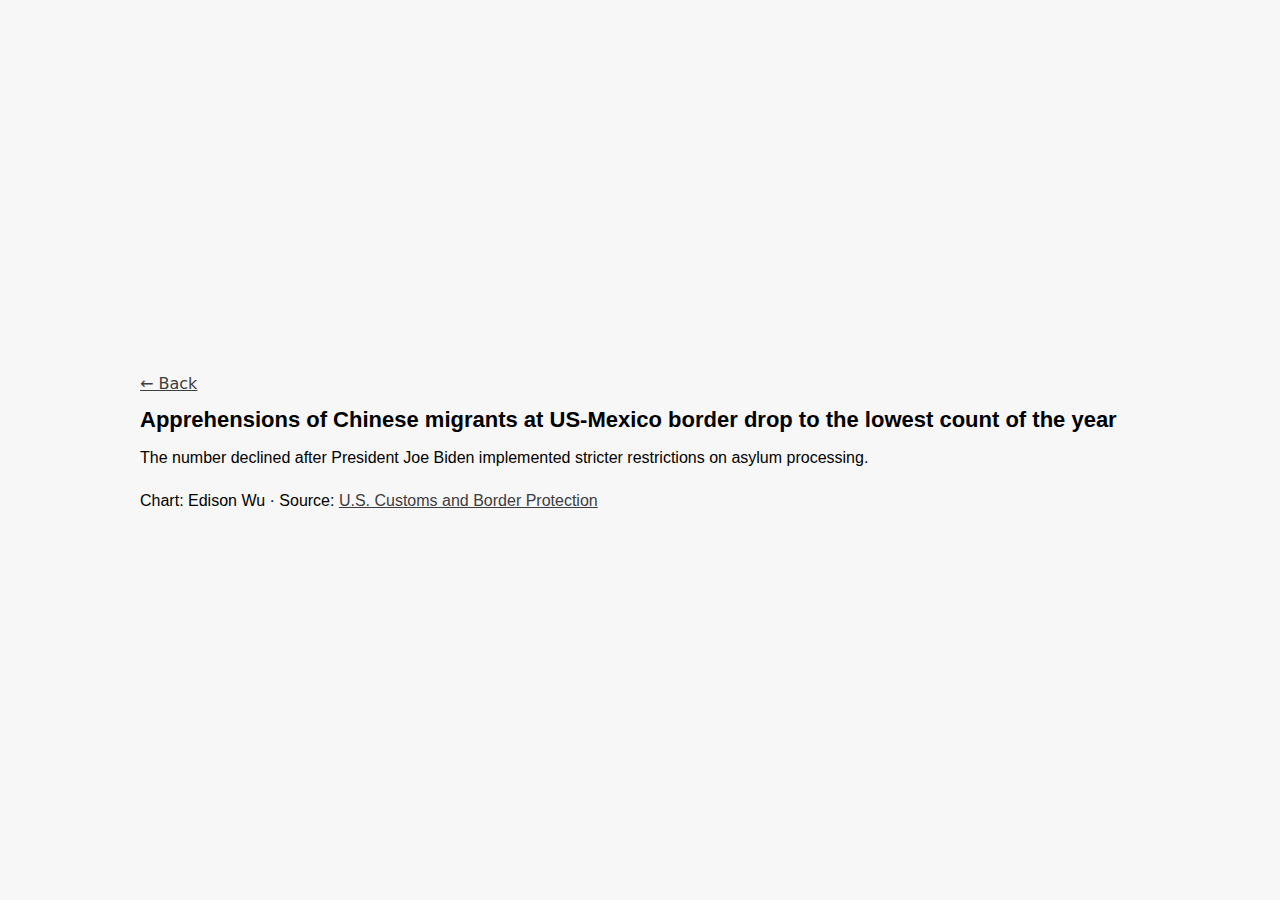
<file: portfolio/Chinese-border-seekers/index.html>
<!DOCTYPE html>
<html lang="en">
  <head>
    <meta charset="UTF-8" />
    <meta name="viewport" content="width=device-width, initial-scale=1.0" />
    <title>Number of Chinese migrants at US-Mexico border</title>
    <link rel="stylesheet" type="text/css" href="style.css" />
  </head>

  <body>
    <div id="container">
      <div class="back">
        <a href="https://edisonyzwu.github.io/weekly-visualizations/" class="back">
          <span>← Back</span>
        </a>
      </div>
      <h1>
        Apprehensions of Chinese migrants at US-Mexico border drop to the lowest count of the year
      </h1>
      <p>
        The number declined after President Joe Biden implemented stricter restrictions on asylum
        processing.
      </p>
      <div id="chart">
        <div id="tooltip">
          <div class="number"></div>
          <div class="date"></div>
        </div>
      </div>
      <p>
        Chart: Edison Wu · Source:
        <a
          href="https://www.cbp.gov/document/stats/nationwide-encounters"
          style="color: rgb(61, 61, 61)"
        >
          U.S. Customs and Border Protection
        </a>
      </p>
    </div>
    <script src="https://d3js.org/d3.v6.js"></script>
    <script src="app.js"></script>
  </body>
</html>
</file>
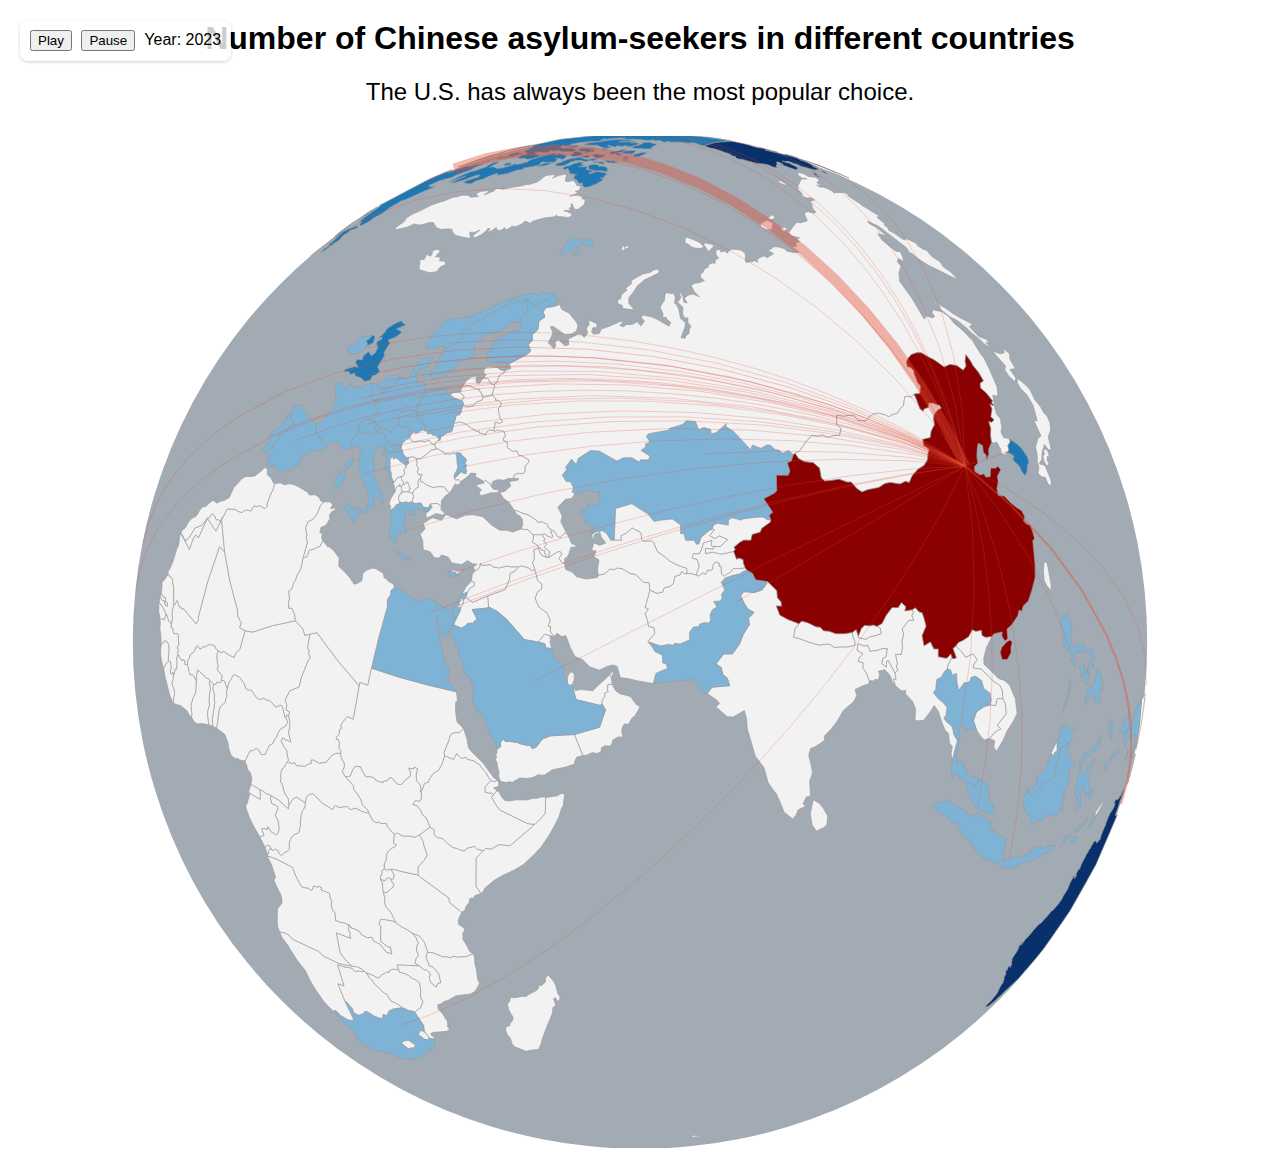
<file: portfolio/d3-globe-chart/index.html>
<!DOCTYPE html>
<html lang="en">
  <head>
    <meta charset="utf-8" />
    <meta name="viewport" content="width=device-width, initial-scale=1, shrink-to-fit=no" />
    <title>Globe World Map</title>
    <style>
      .tooltip {
        position: absolute;
        background: white;
        padding: 8px 12px;
        border-radius: 4px;
        box-shadow: 0 1px 3px rgba(0, 0, 0, 0.2);
        pointer-events: none;
        opacity: 0;
        font-family: Arial, sans-serif;
      }
      .country-name {
        font-size: 14px;
        font-weight: bold;
        margin-bottom: 4px;
      }
      .asylum-count {
        font-size: 16px;
      }
      .arcs {
        transition: opacity 0.2s;
      }
      .arcs:hover {
        opacity: 1 !important;
        stroke-width: 6px !important;
        stroke: yellow !important;
      }
      .controls {
        position: absolute;
        top: 20px;
        left: 20px;
        background: rgba(255, 255, 255, 0.8);
        padding: 10px;
        border-radius: 8px;
        box-shadow: 0 1px 3px rgba(0, 0, 0, 0.2);
        font-family: Arial, sans-serif;
      }
      .controls button {
        margin-right: 5px;
      }

      h1,
      h2 {
        font-family: Arial, Helvetica, sans-serif;
        text-align: center;
        margin-top: 20px;
      }

      h2 {
        font-weight: 200;
        margin-bottom: 30px;
      }
    </style>
  </head>
  <body>
    <div class="title-container">
      <h1 class="mainTitle">Number of Chinese asylum-seekers in different countries</h1>
      <h2 class="byline">The U.S. has always been the most popular choice.</h2>
    </div>

    <div id="chart"></div>
    <div class="container vh-100"></div>
    <div class="controls">
      <button id="play">Play</button>
      <button id="pause">Pause</button>
      <span id="year-display">Year: 2023</span>
    </div>

    <script src="js/d3.v5.min.js"></script>
    <script src="js/d3-geo-projection.v2.min.js"></script>
    <script src="js/d3-array.v2.min.js"></script>
    <script src="js/d3-drag.v1.min.js"></script>
    <script src="js/topojson.min.js"></script>
    <script>
      const margin = {top: 0, right: 0, bottom: 0, left: 0},
        width = 1000 - margin.left - margin.right,
        height = 800 - margin.top - margin.bottom;

      // Create tooltip div
      const tooltip = d3.select("body").append("div").attr("class", "tooltip").style("opacity", 0);

      const svg = d3
        .select("#chart")
        .append("svg")
        .attr("width", "100%")
        .attr("height", "100%")
        .attr(
          "viewBox",
          `0 0 ${width + margin.left + margin.right} ${height + margin.top + margin.bottom}`
        );

      const chart = svg.append("g").attr("transform", `translate(${margin.left},${margin.top})`);

      let currentYear = 2023;
      let timer;
      let allData;

      Promise.all([
        d3.json("countries-110m.json"),
        d3.csv("globe.csv", function (d) {
          return {
            year: +d.Year,
            asylum: +d.Asylum,
            lat: +d.Latitude,
            long: +d.Longitude,
            country: d.Country,
          };
        }),
      ]).then(function (data) {
        allData = data[1];

        const projection = d3
          .geoOrthographic()
          .fitExtent(
            [
              [0, 0],
              [width, height],
            ],
            topojson.feature(data[0], data[0].objects.countries)
          )
          .rotate([300, -30, 0]);

        const path = d3.geoPath().projection(projection);

        const chinaCoords = [116.4074, 39.9042];

        const lineWidth = d3
          .scaleLinear()
          .domain(
            d3.extent(allData, function (d) {
              return d.asylum;
            })
          )
          .range([0.5, 8]);

        const colorScale = d3
          .scaleThreshold()
          .domain([1, 1000, 5000, 10000])
          .range(["#c1e7ff", "#7fb3d5", "#1f78b4", "#08306b"]);

        // Draw ocean background
        chart
          .append("circle")
          .attr("cx", width / 2)
          .attr("cy", height / 2)
          .attr("r", projection.scale())
          .attr("fill", "#a2abb3");

        // Draw countries
        chart
          .selectAll("path.countries")
          .data(topojson.feature(data[0], data[0].objects.countries).features)
          .join("path")
          .attr("d", path)
          .attr("class", function (d) {
            return "countries " + d.properties.name;
          })
          .attr("stroke", "#999")
          .attr("stroke-width", "0.5px")
          .attr("fill", function (d) {
            if (d.properties.name === "China") {
              return "#8b0000"; // Deep red for China
            }
            const countryData = allData.find(
              (c) => c.country === d.properties.name && c.year === currentYear
            );
            return countryData && countryData.asylum > 0
              ? colorScale(countryData.asylum)
              : "#f3f2f3";
          });

        // Draw arcs and add interactions
        function updateArcs(year) {
          const filteredData = allData.filter((d) => d.year === year && d.asylum > 0);

          const arcs = chart.selectAll("path.arcs").data(filteredData);

          arcs
            .enter()
            .append("path")
            .attr("class", "arcs")
            .merge(arcs)
            .attr("d", function (d) {
              const coords = [
                [chinaCoords[0], chinaCoords[1]],
                [d.long, d.lat],
              ];
              return path({type: "LineString", coordinates: coords});
            })
            .attr("stroke", "#e34a33")
            .attr("stroke-width", function (d) {
              return lineWidth(d.asylum);
            })
            .attr("fill", "none")
            .style("opacity", 0.4) // Reduce default opacity
            .on("mouseover", function (d) {
              // Highlight current arc
              d3.select(this)
                .style("opacity", 1)
                .style("stroke-width", function (d) {
                  return lineWidth(d.asylum) * 2;
                })
                .style("stroke", "yellow");

              // Show tooltip
              tooltip.transition().duration(200).style("opacity", 0.9);

              tooltip
                .html(
                  `
                <div class="country-name">China → ${d.country}</div>
                <div class="asylum-count">${d.asylum.toLocaleString()}</div>
              `
                )
                .style("left", d3.event.pageX + 10 + "px")
                .style("top", d3.event.pageY - 28 + "px");
            })
            .on("mouseout", function (d) {
              // Restore arc style
              d3.select(this)
                .style("opacity", 0.4)
                .style("stroke-width", function (d) {
                  return lineWidth(d.asylum);
                })
                .style("stroke", "#e34a33");

              // Hide tooltip
              tooltip.transition().duration(500).style("opacity", 0);
            });

          arcs.exit().remove();
        }

        function updateYearDisplay(year) {
          d3.select("#year-display").text(`Year: ${year}`);
        }

        function updateVisualization(year) {
          currentYear = year;
          updateYearDisplay(year);
          updateArcs(year);

          chart.selectAll("path.countries").attr("fill", function (d) {
            if (d.properties.name === "China") {
              return "#8b0000"; // Deep red for China
            }
            const countryData = allData.find(
              (c) => c.country === d.properties.name && c.year === currentYear
            );
            return countryData && countryData.asylum > 0
              ? colorScale(countryData.asylum)
              : "#f3f2f3";
          });
        }

        // Drag interaction
        let v0, r0;

        const drag = d3
          .drag()
          .subject(function () {
            const r = projection.rotate();
            return {x: r[0], y: -r[1]};
          })
          .on("start", function () {
            v0 = [d3.event.x, d3.event.y];
            r0 = projection.rotate();
          })
          .on("drag", function () {
            if (!v0) return;

            const v1 = [d3.event.x, d3.event.y];
            const dr = [v1[0] - v0[0], v1[1] - v0[1]];

            const newLambda = r0[0] + dr[0] * 0.5;
            const newPhi = r0[1] - dr[1] * 0.5;
            const clampedPhi = Math.max(-90, Math.min(90, newPhi));

            projection.rotate([newLambda, clampedPhi, r0[2]]);

            chart.selectAll("path.countries").attr("d", path);
            chart.selectAll("path.arcs").attr("d", function (d) {
              const coords = [
                [chinaCoords[0], chinaCoords[1]],
                [d.long, d.lat],
              ];
              return path({type: "LineString", coordinates: coords});
            });
          })
          .on("end", function () {
            v0 = null;
          });

        chart.call(drag);

        // Add play/pause functionality
        d3.select("#play").on("click", function () {
          if (timer) return;
          timer = setInterval(function () {
            currentYear = currentYear < 2023 ? currentYear + 1 : 2003;
            updateVisualization(currentYear);
          }, 1000);
        });

        d3.select("#pause").on("click", function () {
          clearInterval(timer);
          timer = null;
        });

        // Initial visualization
        updateVisualization(currentYear);
      });
    </script>
  </body>
</html>
</file>
<file: portfolio/Chinese-border-seekers/style.css>
body {
  background-color: #f7f7f7;
  display: flex;
  align-items: center;
  justify-content: center;
  height: 100vh;
  margin: 0;
  font-family: Arial, Helvetica, sans-serif;
}

h1 {
  font-size: 22px;
}

h2 {
  font-size: 20px;
}

#chart {
  margin: 25px auto;
  width: 1000px;
  position: relative;
}

#tooltip {
  border: 1px solid #ccc;
  position: absolute;
  padding: 10px;
  background-color: #fff;
  display: none;
  pointer-events: none;
  text-align: center;
}

.price {
  font-weight: bold;
}

.back {
  width: 100%;
  max-width: 650px;
  font-family: "Inter", "Avenir", system-ui, -apple-system, Helvetica, Arial, sans-serif;
  text-align: left;
  color: rgb(61, 61, 61);
}
</file>
